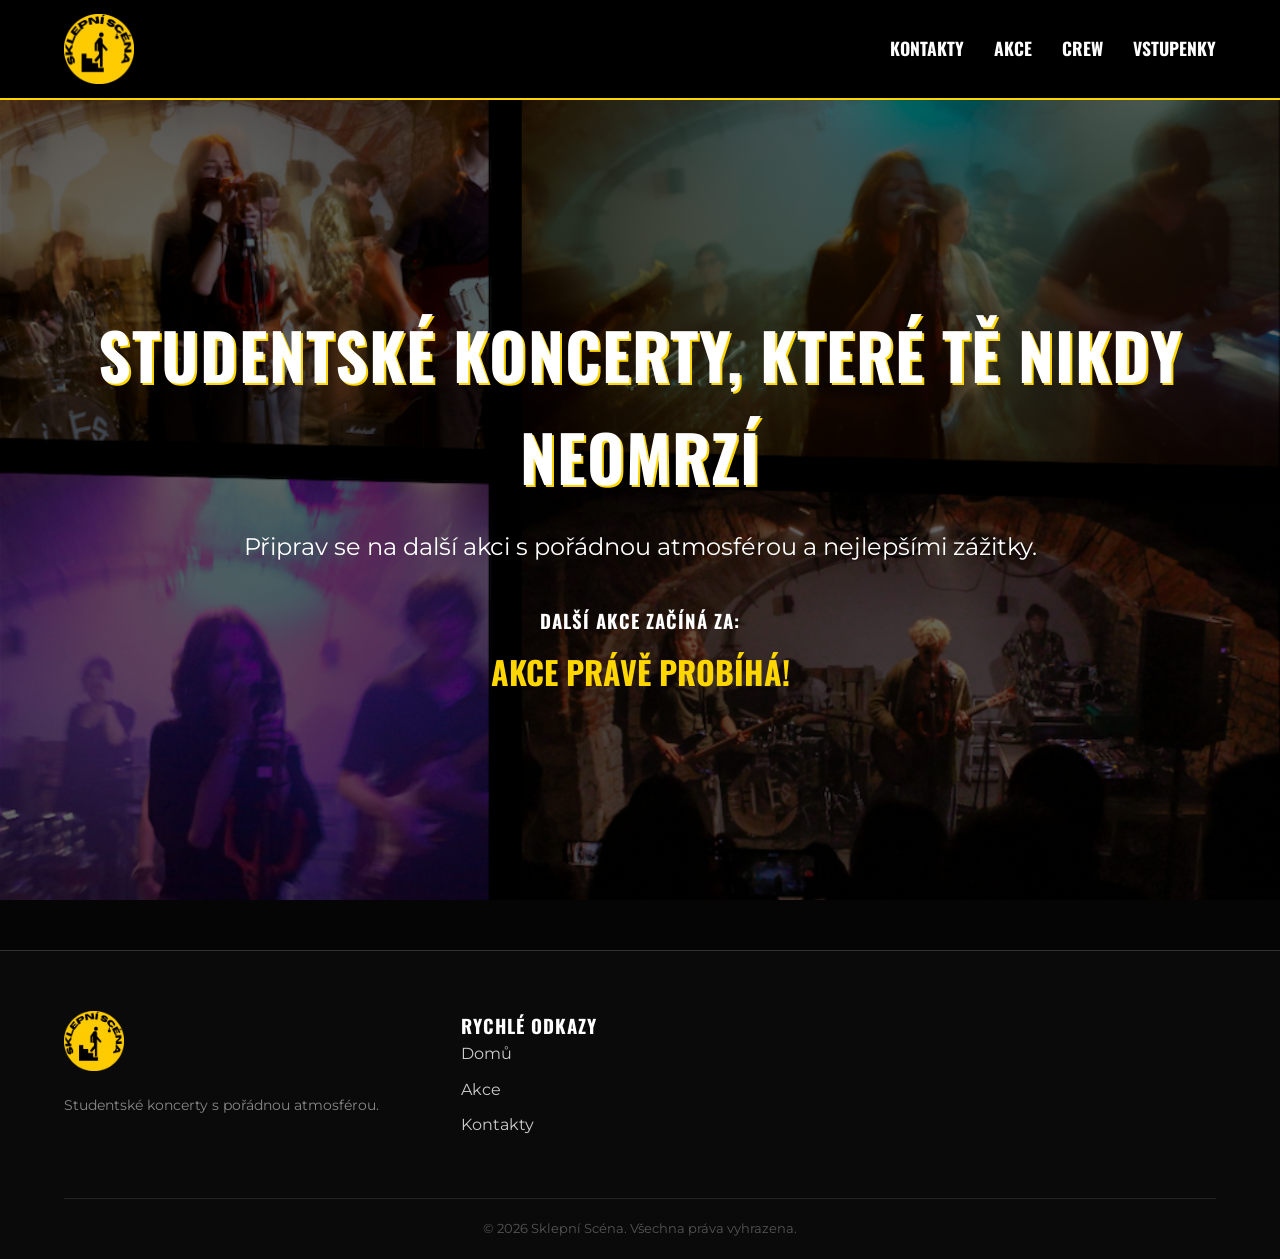
<file: INDEX.html>
<!DOCTYPE html>
<html lang="cs">
<head>
    <meta charset="UTF-8">
    <meta name="viewport" content="width=device-width, initial-scale=1.0">
    <title>Sklepní Scéna - Hlavní stránka</title>
    <link rel="stylesheet" href="css/style.css">
</head>
<body class="home-page">

<nav>
    <div class="logo">
        <a href="index.html">
            <img src="images/logo.png" alt="Logo Sklepní scéna">
        </a>
    </div>

    <ul id="navLinks">
        <li><a href="html/KONTAKTY.html">KONTAKTY</a></li>
        <li><a href="html/AKCE.html">AKCE</a></li>
        <li><a href="html/CREW.html">CREW</a></li>
        <li><a href="html/VSTUPENKY.html">VSTUPENKY</a></li>
    </ul>

    <div class="menu-icon" id="menuIcon">
        <div class="bar"></div>
        <div class="bar"></div>
        <div class="bar"></div>
    </div>
</nav>

<section class="hero">
    <h1>Studentské koncerty, které tě nikdy neomrzí</h1>
    <p>Připrav se na další akci s pořádnou atmosférou a nejlepšími zážitky.</p>

    <h3 style="color: white; margin-bottom: 10px;">DALŠÍ AKCE ZAČÍNÁ ZA:</h3>
    
    <div id="countdown" style="display: flex; gap: 10px; justify-content: center;">
        <div class="time-box">
            <span class="time-number">00</span>
            <span class="time-label">Dní</span>
        </div>
        <div class="time-box">
            <span class="time-number">00</span>
            <span class="time-label">Hod</span>
        </div>
        <div class="time-box">
            <span class="time-number">00</span>
            <span class="time-label">Min</span>
        </div>
        <div class="time-box">
            <span class="time-number">00</span>
            <span class="time-label">Sec</span>
        </div>
    </div>
    <div id="countdown-message" style="display: none; font-size: 2rem; color: #FFD700; font-weight: bold;">
        AKCE PRÁVĚ PROBÍHÁ!
    </div>
</section>

<footer>
    <div class="footer-content">
        <div class="footer-logo">
            <img src="images/logo.png" alt="Logo">
            <p>Studentské koncerty s pořádnou atmosférou.</p>
        </div>

        <div class="footer-links">
            <h3>RYCHLÉ ODKAZY</h3>
            <ul>
                <li><a href="index.html">Domů</a></li>
                <li><a href="html/AKCE.html">Akce</a></li>
                <li><a href="html/KONTAKTY.html">Kontakty</a></li>
            </ul>
        </div>
    </div>
    
    <div class="footer-bottom">
        <p>&copy; 2026 Sklepní Scéna. Všechna práva vyhrazena.</p>
    </div>
</footer>

<script>
    const datumAkce = new Date(2026, 5, 20, 18, 0, 0).getTime(); 

    const odpocet = setInterval(function() {
        const nyni = new Date().getTime();
        const rozdil = datumAkce - nyni;

        if (rozdil < 0) {
            clearInterval(odpocet);
            document.getElementById("countdown").style.display = "none";
            document.getElementById("countdown-message").style.display = "block";
            return;
        }

        const dny = Math.floor(rozdil / (1000 * 60 * 60 * 24));
        const hodiny = Math.floor((rozdil % (1000 * 60 * 60 * 24)) / (1000 * 60 * 60));
        const minuty = Math.floor((rozdil % (1000 * 60 * 60)) / (1000 * 60));
        const sekundy = Math.floor((rozdil % (1000 * 60)) / 1000);

        const cisla = document.getElementsByClassName('time-number');
        if (cisla.length >= 4) {
            cisla[0].innerText = dny < 10 ? "0" + dny : dny;
            cisla[1].innerText = hodiny < 10 ? "0" + hodiny : hodiny;
            cisla[2].innerText = minuty < 10 ? "0" + minuty : minuty;
            cisla[3].innerText = sekundy < 10 ? "0" + sekundy : sekundy;
        }
    }, 1000);

    const menuIcon = document.getElementById('menuIcon');
    const navLinks = document.getElementById('navLinks');
    if (menuIcon && navLinks) {
        menuIcon.onclick = () => {
            navLinks.classList.toggle('active');
            menuIcon.classList.toggle('toggle');
        };
    }
</script>

</body>
</html>
</file>
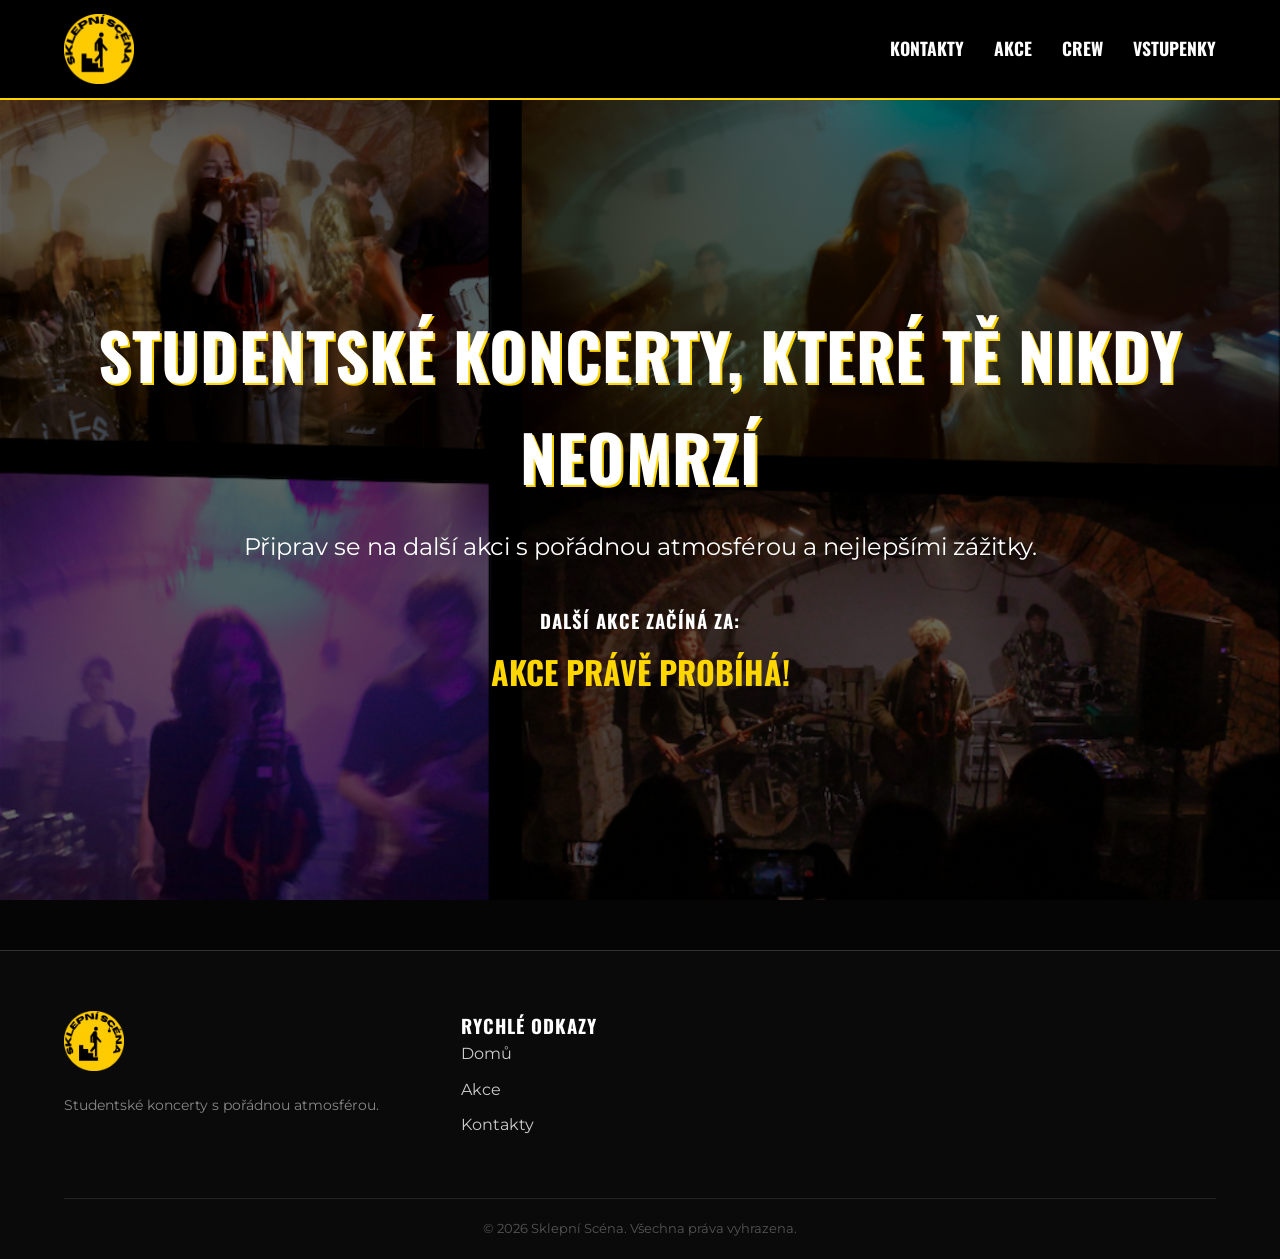
<file: index.html>
<!DOCTYPE html>
<html lang="cs">
<head>
    <meta charset="UTF-8">
    <meta name="viewport" content="width=device-width, initial-scale=1.0">
    <title>Sklepní Scéna - Hlavní stránka</title>
    <link rel="stylesheet" href="css/style.css">
</head>
<body class="home-page">

<nav>
    <div class="logo">
        <a href="index.html">
            <img src="images/logo.png" alt="Logo Sklepní scéna">
        </a>
    </div>

    <ul id="navLinks">
        <li><a href="html/KONTAKTY.html">KONTAKTY</a></li>
        <li><a href="html/AKCE.html">AKCE</a></li>
        <li><a href="html/CREW.html">CREW</a></li>
        <li><a href="html/VSTUPENKY.html">VSTUPENKY</a></li>
    </ul>

    <div class="menu-icon" id="menuIcon">
        <div class="bar"></div>
        <div class="bar"></div>
        <div class="bar"></div>
    </div>
</nav>

<section class="hero">
    <h1>Studentské koncerty, které tě nikdy neomrzí</h1>
    <p>Připrav se na další akci s pořádnou atmosférou a nejlepšími zážitky.</p>

    <h3 style="color: white; margin-bottom: 10px;">DALŠÍ AKCE ZAČÍNÁ ZA:</h3>
    
    <div id="countdown" style="display: flex; gap: 10px; justify-content: center;">
        <div class="time-box">
            <span class="time-number">00</span>
            <span class="time-label">Dní</span>
        </div>
        <div class="time-box">
            <span class="time-number">00</span>
            <span class="time-label">Hod</span>
        </div>
        <div class="time-box">
            <span class="time-number">00</span>
            <span class="time-label">Min</span>
        </div>
        <div class="time-box">
            <span class="time-number">00</span>
            <span class="time-label">Sec</span>
        </div>
    </div>
    <div id="countdown-message" style="display: none; font-size: 2rem; color: #FFD700; font-weight: bold;">
        AKCE PRÁVĚ PROBÍHÁ!
    </div>
</section>

<footer>
    <div class="footer-content">
        <div class="footer-logo">
            <img src="images/logo.png" alt="Logo">
            <p>Studentské koncerty s pořádnou atmosférou.</p>
        </div>

        <div class="footer-links">
            <h3>RYCHLÉ ODKAZY</h3>
            <ul>
                <li><a href="index.html">Domů</a></li>
                <li><a href="html/AKCE.html">Akce</a></li>
                <li><a href="html/KONTAKTY.html">Kontakty</a></li>
            </ul>
        </div>
    </div>
    
    <div class="footer-bottom">
        <p>&copy; 2026 Sklepní Scéna. Všechna práva vyhrazena.</p>
    </div>
</footer>

<script>
    const datumAkce = new Date(2026, 10, 21, 18, 0, 0).getTime(); 

    const odpocet = setInterval(function() {
        const nyni = new Date().getTime();
        const rozdil = datumAkce - nyni;

        if (rozdil < 0) {
            clearInterval(odpocet);
            document.getElementById("countdown").style.display = "none";
            document.getElementById("countdown-message").style.display = "block";
            return;
        }

        const dny = Math.floor(rozdil / (1000 * 60 * 60 * 24));
        const hodiny = Math.floor((rozdil % (1000 * 60 * 60 * 24)) / (1000 * 60 * 60));
        const minuty = Math.floor((rozdil % (1000 * 60 * 60)) / (1000 * 60));
        const sekundy = Math.floor((rozdil % (1000 * 60)) / 1000);

        const cisla = document.getElementsByClassName('time-number');
        if (cisla.length >= 4) {
            cisla[0].innerText = dny < 10 ? "0" + dny : dny;
            cisla[1].innerText = hodiny < 10 ? "0" + hodiny : hodiny;
            cisla[2].innerText = minuty < 10 ? "0" + minuty : minuty;
            cisla[3].innerText = sekundy < 10 ? "0" + sekundy : sekundy;
        }
    }, 1000);

    const menuIcon = document.getElementById('menuIcon');
    const navLinks = document.getElementById('navLinks');
    if (menuIcon && navLinks) {
        menuIcon.onclick = () => {
            navLinks.classList.toggle('active');
            menuIcon.classList.toggle('toggle');
        };
    }
</script>

</body>
</html>
</file>
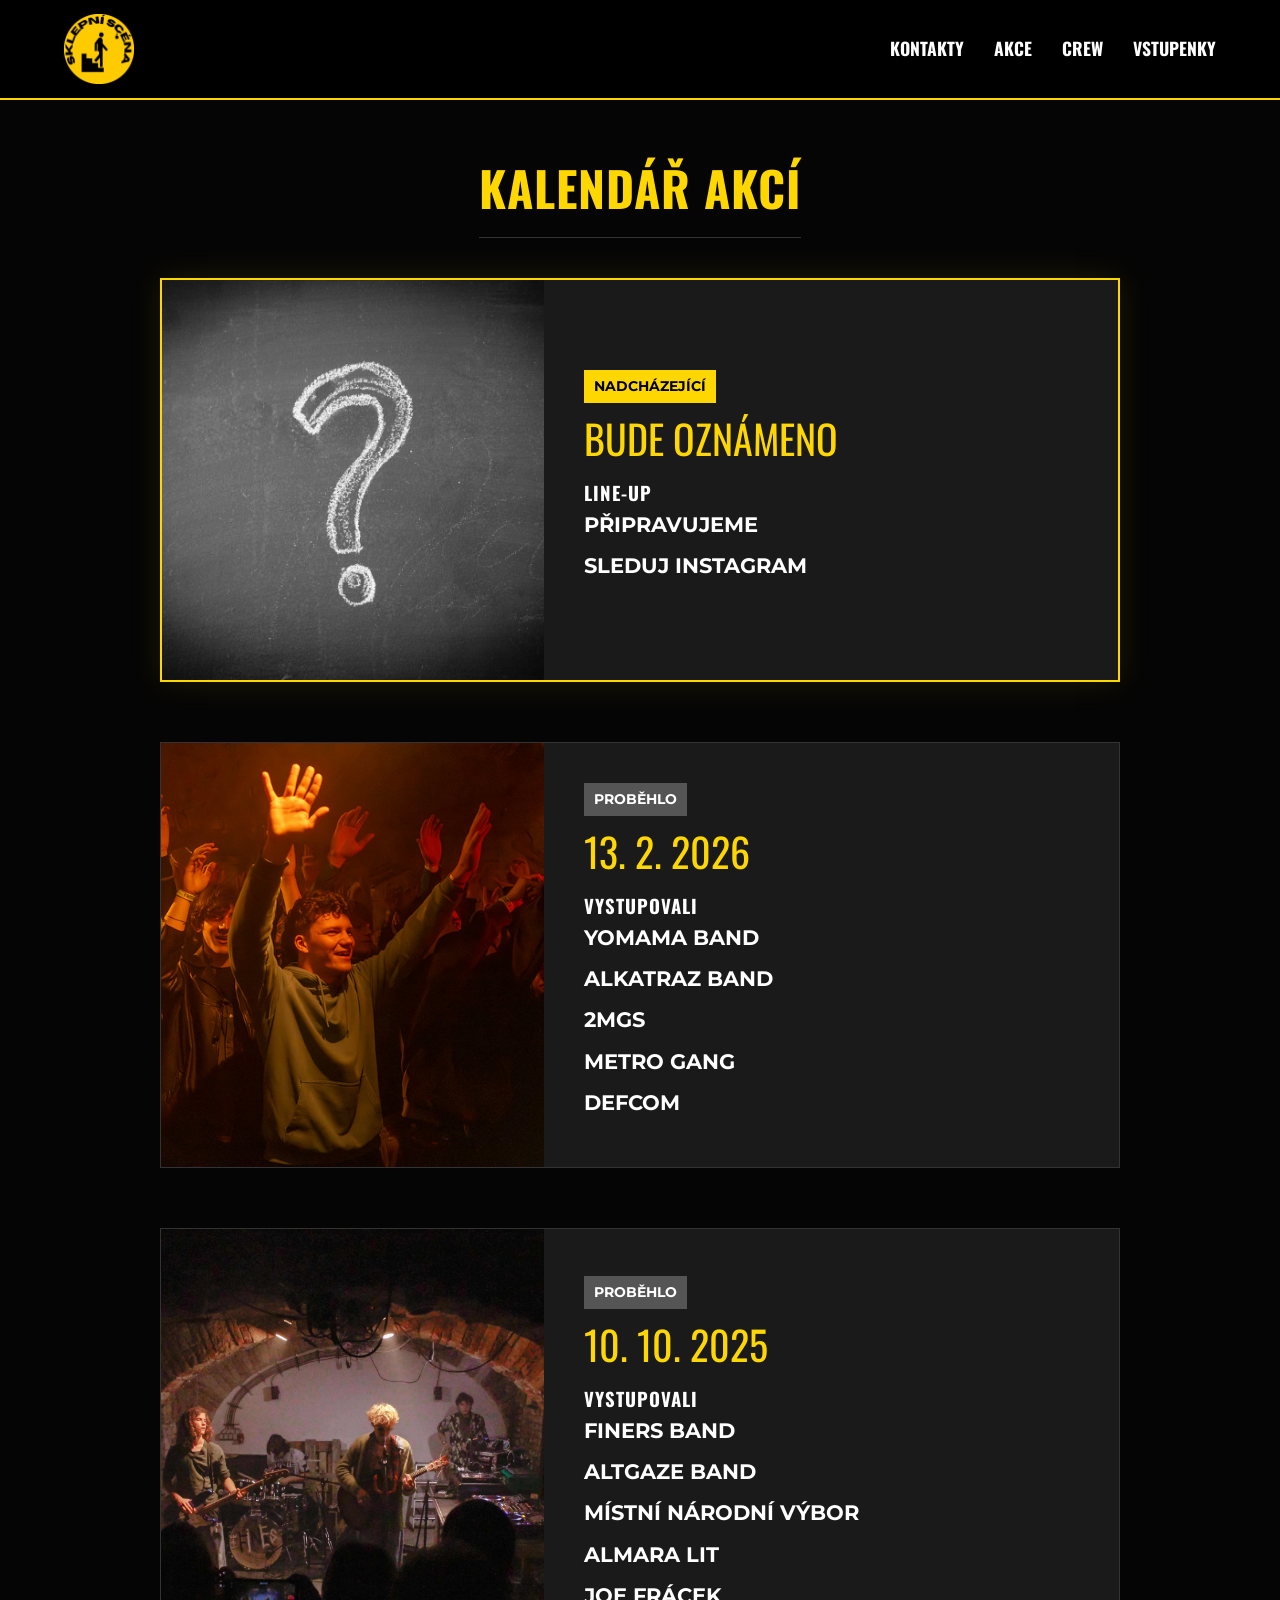
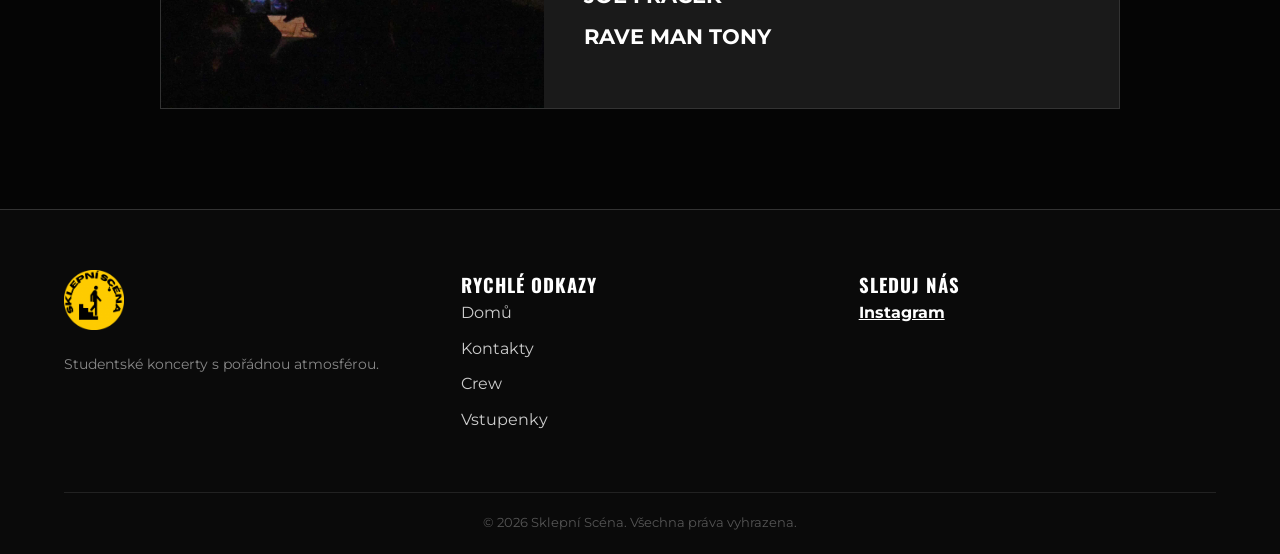
<file: html/AKCE.html>
<!DOCTYPE html>
<html lang="cs">
<head>
    <meta charset="UTF-8">
    <meta name="viewport" content="width=device-width, initial-scale=1.0">
    <title>AKCE - Sklepní Scéna</title>
    <link rel="stylesheet" href="../css/style.css">
</head>
<body>

<nav>
    <div class="logo">
        <a href="../index.html">
            <img src="../images/logo.png" alt="Logo">
        </a>
    </div>

    <ul id="navLinks">
        <li><a href="KONTAKTY.html">KONTAKTY</a></li>
        <li><a href="AKCE.html">AKCE</a></li>
        <li><a href="CREW.html">CREW</a></li>
        <li><a href="VSTUPENKY.html">VSTUPENKY</a></li>
    </ul>

    <div class="menu-icon" id="menuIcon">
        <div class="bar"></div>
        <div class="bar"></div>
        <div class="bar"></div>
    </div>
</nav>

<section class="akce">
    <h1>KALENDÁŘ AKCÍ</h1>

    <div class="events-container">

        <div class="event-card upcoming">
            <div class="event-image-placeholder">
                <img src="../images/otaznik.jpg" alt="Plakát nové akce" style="width: 100%; height: 100%; object-fit: cover; display: block;">
            </div>

            <div class="event-info">
                <div class="event-status">NADCHÁZEJÍCÍ</div>
                <div class="event-date">BUDE OZNÁMENO</div>

                <div class="lineup">
                    <h3>LINE-UP</h3>
                    <ul>
                        <li>PŘIPRAVUJEME</li>
                        <li>SLEDUJ INSTAGRAM</li>
                    </ul>
                </div>
            </div>
        </div>

        <div class="event-card">
            <div class="event-image-placeholder">
                <img src="../images/13.2..jpg" alt="Plakát akce" style="width: 100%; height: 100%; object-fit: cover; display: block;">
            </div>

            <div class="event-info">
                <div class="event-status" style="background-color: #555; color: white;">PROBĚHLO</div>
                <div class="event-date">13. 2. 2026</div>

                <div class="lineup">
                    <h3>VYSTUPOVALI</h3>
                    <ul>
                        <li>YOMAMA BAND</li>
                        <li>ALKATRAZ BAND</li>
                        <li>2MGS</li>
                        <li>METRO GANG</li>
                        <li>DEFCOM</li>
                    </ul>
                </div>
            </div>
        </div>

        <div class="event-card">
            <div class="event-image-placeholder">
                <img src="../images/sklep10.10.jpg" alt="Fotka z akce" style="width: 100%; height: 100%; object-fit: cover; display: block;">
            </div>

            <div class="event-info">
                <div class="event-status" style="background-color: #555; color: white;">PROBĚHLO</div>
                <div class="event-date">10. 10. 2025</div>

                <div class="lineup">
                    <h3>VYSTUPOVALI</h3>
                    <ul>
                        <li>FINERS BAND</li>
                        <li>ALTGAZE BAND</li>
                        <li>MÍSTNÍ NÁRODNÍ VÝBOR</li>
                        <li>ALMARA LIT</li>
                        <li>JOE FRÁCEK</li>
                        <li>RAVE MAN TONY</li>
                    </ul>
                </div>
            </div>
        </div>

    </div>
</section>

<footer>
    <div class="footer-content">
        <div class="footer-logo">
            <img src="../images/logo.png" alt="Logo">
            <p>Studentské koncerty s pořádnou atmosférou.</p>
        </div>

        <div class="footer-links">
            <h3>RYCHLÉ ODKAZY</h3>
            <ul>
                <li><a href="../index.html">Domů</a></li>
                <li><a href="KONTAKTY.html">Kontakty</a></li>
                <li><a href="CREW.html">Crew</a></li>
                <li><a href="VSTUPENK.html">Vstupenky</a></li>

            </ul>
        </div>

        <div class="footer-socials">
            <h3>SLEDUJ NÁS</h3>
            <div class="social-icons">
                <a href="https://instagram.com/sklepni_scena_" target="_blank">Instagram</a>
            </div>
        </div>
    </div>
    
    <div class="footer-bottom">
        <p>&copy; 2026 Sklepní Scéna. Všechna práva vyhrazena.</p>
    </div>
</footer>

<script>
    const menuIcon = document.getElementById('menuIcon');
    const navLinks = document.getElementById('navLinks');

    // Toggle menu
    menuIcon.addEventListener('click', () => {
        navLinks.classList.toggle('active');
        menuIcon.classList.toggle('toggle');
    });

    // Zavřít menu při kliknutí na odkaz
    document.querySelectorAll('#navLinks a').forEach(link => {
        link.addEventListener('click', () => {
            navLinks.classList.remove('active');
            menuIcon.classList.remove('toggle');
        });
    });
</script>

</body>
</html>
</file>
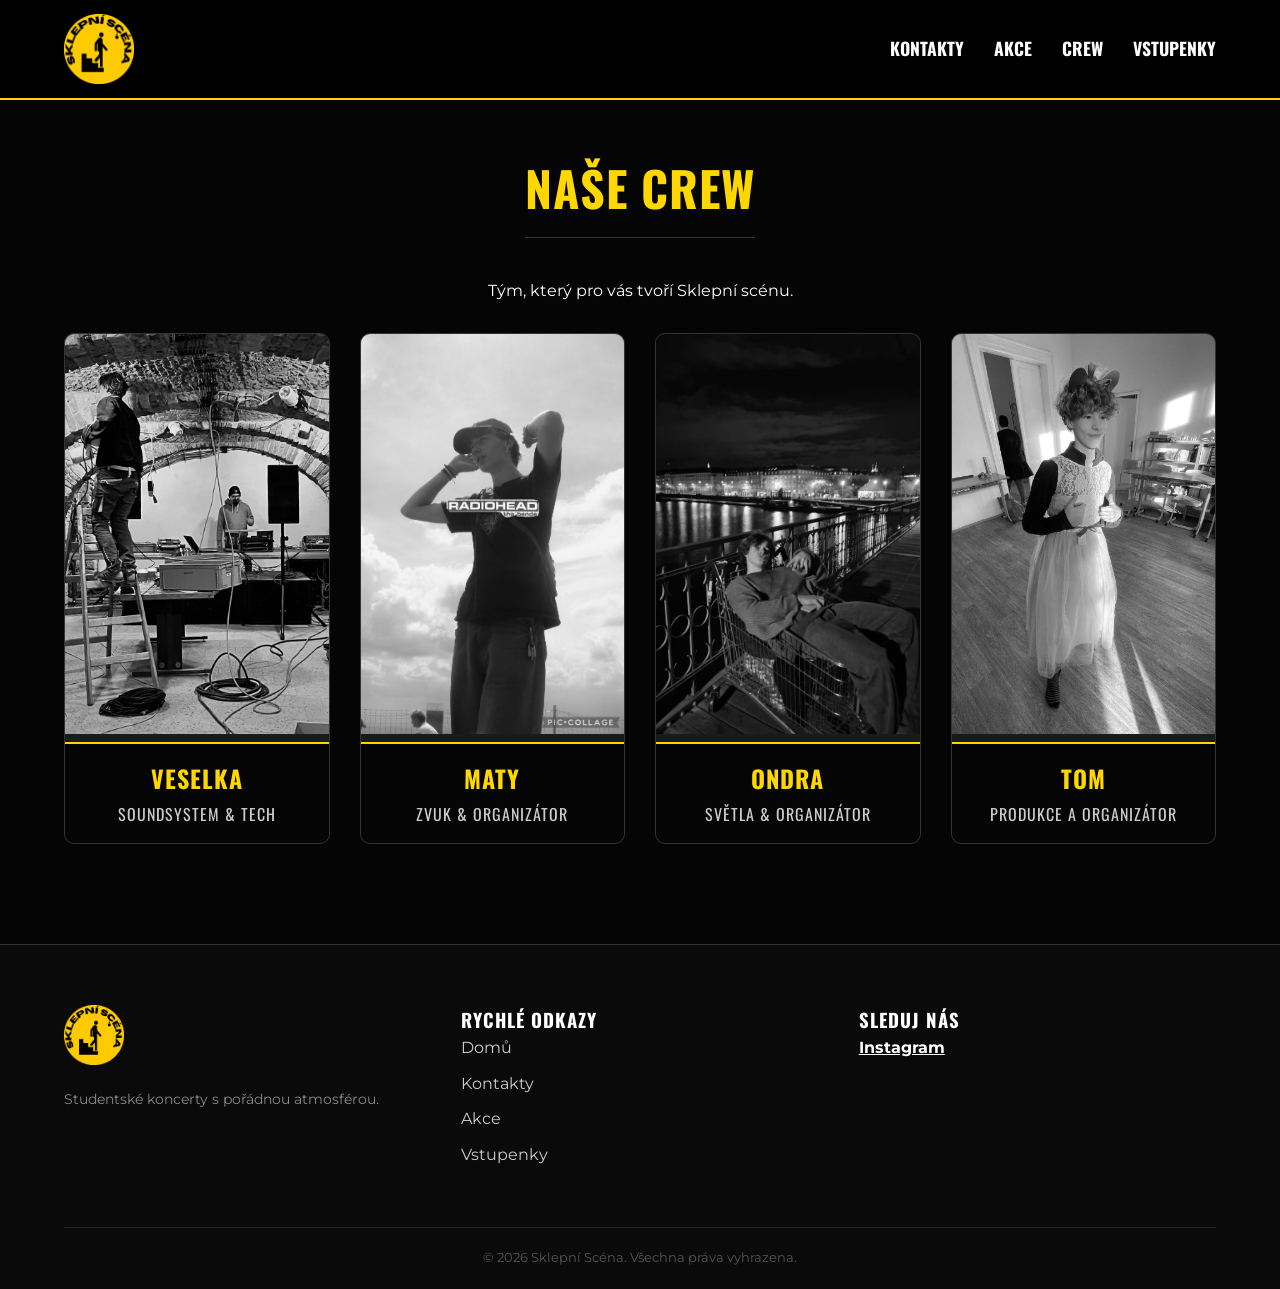
<file: html/CREW.html>
<!DOCTYPE html>
<html lang="cs">
<head>
    <meta charset="UTF-8">
    <meta name="viewport" content="width=device-width, initial-scale=1.0">
    <title>CREW - Sklepní Scéna</title>
    <link rel="stylesheet" href="../css/style.css">
</head>
<body>

<nav>
    <div class="logo">
        <a href="../index.html">
            <img src="../images/logo.png" alt="Logo">
        </a>
    </div>

    <ul id="navLinks">
        <li><a href="KONTAKTY.html">KONTAKTY</a></li>
        <li><a href="AKCE.html">AKCE</a></li>
        <li><a href="CREW.html">CREW</a></li>
        <li><a href="VSTUPENKY.html">VSTUPENKY</a></li>
    </ul>
    <div class="menu-icon" id="menuIcon">
        <div class="bar"></div>
        <div class="bar"></div>
        <div class="bar"></div>
    </div>
</nav>

<section class="crew">
    <h1>NAŠE CREW</h1>
    <p style="margin-bottom: 30px;">Tým, který pro vás tvoří Sklepní scénu.</p>

    <div class="crewGallery">
        <div class="crop">
            <img src="../images/498636713_24251716081096563_7170542626999908625_n.jpg" alt="Veselka">
            <div class="crewNames">
                <h2>Veselka</h2>
                <h3>SoundSystem & Tech</h3>
            </div>
        </div>

        <div class="crop">
            <img src="../images/IMG_8906.JPG" alt="Maty">
            <div class="crewNames">
                <h2>Maty</h2>
                <h3>Zvuk & organizátor </h3>
            </div>
        </div>

        <div class="crop">
            <img src="../images/onasekmanasek.jpg" alt="Ondra">
            <div class="crewNames">
                <h2>Ondra</h2>
                <h3>Světla & organizátor </h3>
            </div>
        </div>

        <div class="crop">
            <img src="../images/tominkabobinka.jpg" alt="Tom">
            <div class="crewNames">
                <h2>Tom</h2>
                <h3>Produkce a Organizátor</h3>
            </div>
        </div>
    </div>
</section>

<footer>
    <div class="footer-content">
        <div class="footer-logo">
            <img src="../images/logo.png" alt="Logo">
            <p>Studentské koncerty s pořádnou atmosférou.</p>
        </div>

        <div class="footer-links">
            <h3>RYCHLÉ ODKAZY</h3>
        <ul>
            <li><a href="index.html">Domů</a></li>
            <li><a href="KONTAKTY.html">Kontakty</a></li>
            <li><a href="AKCE.html">Akce</a></li>
            <li><a href="VSTUPENKY.html">Vstupenky</a></li>
        </ul>
        </div>

        <div class="footer-socials">
            <h3>SLEDUJ NÁS</h3>
            <div class="social-icons">
                <a href="https://instagram.com/sklepni_scena_" target="_blank">Instagram</a>
            </div>
        </div>
    </div>
    
    <div class="footer-bottom">
        <p>&copy; 2026 Sklepní Scéna. Všechna práva vyhrazena.</p>
    </div>
</footer>

<script>
    const menuIcon = document.getElementById('menuIcon');
    const navLinks = document.getElementById('navLinks');

    // Toggle menu (otevřít/zavřít)
    menuIcon.addEventListener('click', () => {
        navLinks.classList.toggle('active');
        menuIcon.classList.toggle('toggle');
    });

    // Zavřít menu, když klikneš na odkaz (aby nezaclánělo při přechodu)
    document.querySelectorAll('#navLinks a').forEach(link => {
        link.addEventListener('click', () => {
            navLinks.classList.remove('active');
            menuIcon.classList.remove('toggle');
        });
    });
</script>

</body>
</html>
</file>
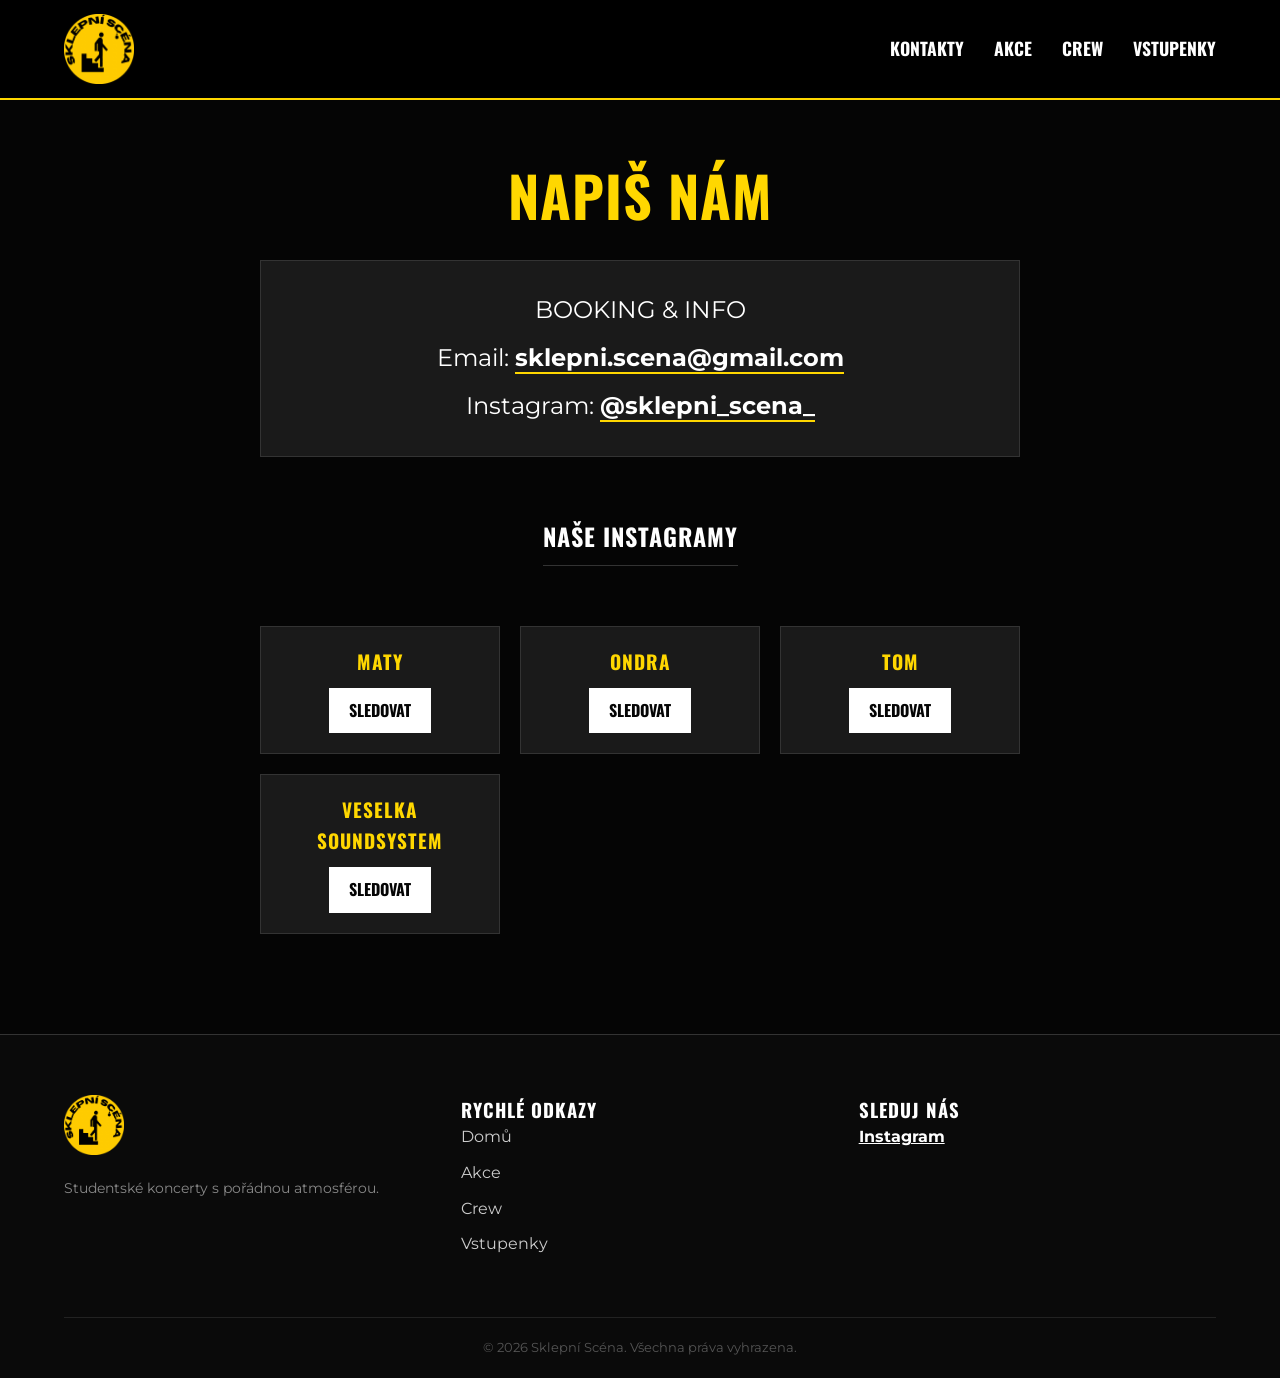
<file: html/KONTAKTY.html>
<!DOCTYPE html>
<html lang="cs">
<head>
    <meta charset="UTF-8">
    <meta name="viewport" content="width=device-width, initial-scale=1.0">
    <title>KONTAKTY - Sklepní Scéna</title>
    <link rel="stylesheet" href="../css/style.css">
</head>
<body>

<nav>
    <div class="logo">
        <a href="../index.html">
            <img src="../images/logo.png" alt="Logo">
        </a>
    </div>

    <ul id="navLinks">
        <li><a href="KONTAKTY.html">KONTAKTY</a></li>
        <li><a href="AKCE.html">AKCE</a></li>
        <li><a href="CREW.html">CREW</a></li>
        <li><a href="VSTUPENKY.html">VSTUPENKY</a></li>
    </ul>

    <div class="menu-icon" id="menuIcon">
        <div class="bar"></div>
        <div class="bar"></div>
        <div class="bar"></div>
    </div>
</nav>

<section class="contacts">
    <h1>NAPIŠ NÁM</h1>

    <div class="main-info">
        <p>BOOKING & INFO</p>
        <p>Email: <a href="mailto:sklepni.scena@gmail.com">sklepni.scena@gmail.com</a></p>
        <p>Instagram: <a href="https://instagram.com/sklepni_scena_" target="_blank">@sklepni_scena_</a></p>
    </div>

    <h2 style="color: white; border-bottom: 1px solid #333; display: inline-block; padding-bottom: 10px; margin-bottom: 30px;">NAŠE INSTAGRAMY</h2>

    <div class="ig-grid">
        <div class="ig-card">
            <h3>MATY</h3>
            <a href="https://instagram.com/matyas_hornik" class="ig-btn" target="_blank">Sledovat</a>
        </div>

        <div class="ig-card">
            <h3>ONDRA</h3>
            <a href="https://instagram.com/ondra_rizecek" class="ig-btn" target="_blank">Sledovat</a>
        </div>

        <div class="ig-card">
            <h3>TOM</h3>
            <a href="https://instagram.com/hanzaltom" class="ig-btn" target="_blank">Sledovat</a>
        </div>

        <div class="ig-card">
            <h3>VESELKA SOUNDSYSTEM</h3>
            <a href="https://instagram.com/vesellka_soundsystem" class="ig-btn" target="_blank">Sledovat</a>
        </div>
    </div>
</section>

<footer>
    <div class="footer-content">
        <div class="footer-logo">
            <img src="../images/logo.png" alt="Logo">
            <p>Studentské koncerty s pořádnou atmosférou.</p>
        </div>

        <div class="footer-links">
            <h3>RYCHLÉ ODKAZY</h3>
            <ul>
                <li><a href="index.html">Domů</a></li>
                <li><a href="AKCE.html">Akce</a></li>
                <li><a href="CREW.html">Crew</a></li>
                <li><a href="VSTUPENKY.html">Vstupenky</a></li>
                
            </ul>
        </div>

        <div class="footer-socials">
            <h3>SLEDUJ NÁS</h3>
            <div class="social-icons">
                <a href="https://instagram.com/sklepni_scena_" target="_blank">Instagram</a>
            </div>
        </div>
    </div>
    
    <div class="footer-bottom">
        <p>&copy; 2026 Sklepní Scéna. Všechna práva vyhrazena.</p>
    </div>
</footer>

<script>
    const menuIcon = document.getElementById('menuIcon');
    const navLinks = document.getElementById('navLinks');

    // Toggle menu
    menuIcon.addEventListener('click', () => {
        navLinks.classList.toggle('active');
        menuIcon.classList.toggle('toggle');
    });

    // Zavřít menu po kliknutí na odkaz
    document.querySelectorAll('#navLinks a').forEach(link => {
        link.addEventListener('click', () => {
            navLinks.classList.remove('active');
            menuIcon.classList.remove('toggle');
        });
    });
</script>

</body>
</html>
</file>
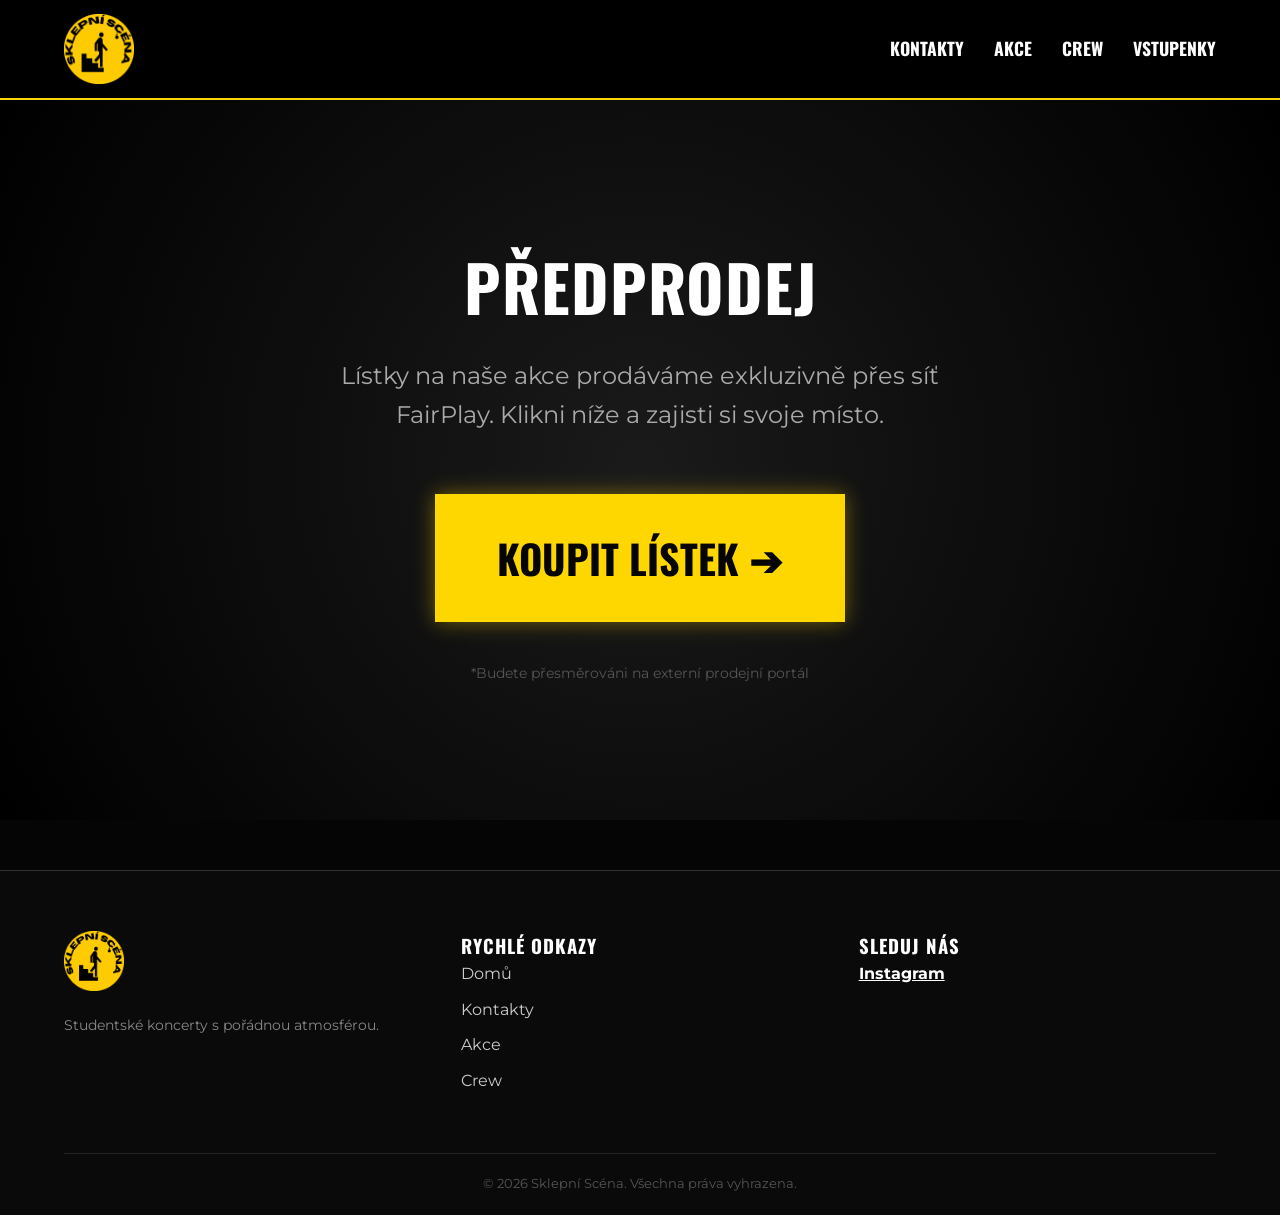
<file: html/VSTUPENKY.html>
<!DOCTYPE html>
<html lang="cs">
<head>
    <meta charset="UTF-8">
    <meta name="viewport" content="width=device-width, initial-scale=1.0">
    <title>VSTUPENKY - Sklepní Scéna</title>
    <link rel="stylesheet" href="../css/style.css">
</head>
<body>

<nav>
    <div class="logo">
        <a href="index.html">
            <img src="../images/logo.png" alt="Logo">
        </a>
    </div>

    <ul id="navLinks">
        <li><a href="KONTAKTY.html">KONTAKTY</a></li>
        <li><a href="AKCE.html">AKCE</a></li>
        <li><a href="CREW.html">CREW</a></li>
        <li><a href="VSTUPENKY.html">VSTUPENKY</a></li>
    </ul>

    <div class="menu-icon" id="menuIcon">
        <div class="bar"></div>
        <div class="bar"></div>
        <div class="bar"></div>
    </div>
</nav>

<section class="tickets-container">
    <h1>PŘEDPRODEJ</h1>
    <p>Lístky na naše akce prodáváme exkluzivně přes síť FairPlay. Klikni níže a zajisti si svoje místo.</p>

    <a href="https://www.fairplay.events/cs" target="_blank" class="buy-btn">
        KOUPIT LÍSTEK ➔
    </a>

    <div class="sub-info">
        *Budete přesměrováni na externí prodejní portál
    </div>
</section>

<footer>
    <div class="footer-content">
        <div class="footer-logo">
            <img src="../images/logo.png" alt="Logo">
            <p>Studentské koncerty s pořádnou atmosférou.</p>
        </div>

        <div class="footer-links">
            <h3>RYCHLÉ ODKAZY</h3>
            <ul>
                <li><a href="index.html">Domů</a></li>
                <li><a href="KONTAKTY.html">Kontakty</a></li>
                <li><a href="AKCE.html">Akce</a></li>
                <li><a href="CREW.html">Crew</a></li>
            </ul>
        </div>

        <div class="footer-socials">
            <h3>SLEDUJ NÁS</h3>
            <div class="social-icons">
                <a href="https://instagram.com/sklepni_scena_" target="_blank">Instagram</a>
            </div>
        </div>
    </div>
    
    <div class="footer-bottom">
        <p>&copy; 2026 Sklepní Scéna. Všechna práva vyhrazena.</p>
    </div>
</footer>

<script>
    const menuIcon = document.getElementById('menuIcon');
    const navLinks = document.getElementById('navLinks');

    menuIcon.addEventListener('click', () => {
        navLinks.classList.toggle('active');
        menuIcon.classList.toggle('toggle');
    });

    document.querySelectorAll('#navLinks a').forEach(link => {
        link.addEventListener('click', () => {
            navLinks.classList.remove('active');
            menuIcon.classList.remove('toggle');
        });
    });
</script>

</body>
</html>
</file>
<file: css/style.css>
@import url('https://fonts.googleapis.com/css2?family=Oswald:wght@400;700&family=Montserrat:wght@400;700&display=swap');

:root {
    --primary-yellow: #FFD700;
    --bg-black: #050505;
    --text-white: #ffffff;
    --gray-dark: #1a1a1a;
    --spacing: 20px;
}

* {
    box-sizing: border-box;
    margin: 0;
    padding: 0;
}

body {
    background-color: var(--bg-black);
    color: var(--text-white);
    font-family: 'Montserrat', sans-serif;
    line-height: 1.6;
    overflow-x: hidden;
    width: 100%;
}

body.home-page {
    height: 100vh;
    overflow: hidden;
}

h1, h2, h3 {
    font-family: 'Oswald', sans-serif; 
    text-transform: uppercase;
    letter-spacing: 1px;
}

/* --- NAVIGACE --- */
nav {
    display: flex;
    justify-content: space-between;
    align-items: center;
    padding: 10px 5%;
    background-color: rgba(0, 0, 0, 0.9);
    position: sticky;
    top: 0;
    z-index: 1000;
    border-bottom: 2px solid var(--primary-yellow);
    height: 100px;
}

.logo a img {
    height: 70px;
    width: auto;
    transition: transform 0.3s ease;
}

.logo a img:hover {
    transform: scale(1.1);
}

nav ul {
    list-style: none;
    display: flex;
    gap: 30px;
}

nav ul li a {
    color: var(--text-white);
    text-decoration: none;
    font-size: 1.2rem;
    font-weight: 700;
    font-family: 'Oswald', sans-serif;
    text-transform: uppercase;
    position: relative;
    transition: color 0.3s;
}

nav ul li a::after {
    content: '';
    position: absolute;
    width: 0;
    height: 3px;
    bottom: -5px;
    left: 0;
    background-color: var(--primary-yellow);
    transition: width 0.3s;
}

nav ul li a:hover {
    color: var(--primary-yellow);
}

nav ul li a:hover::after {
    width: 100%;
}

/* --- HERO SEKCE --- */
.hero {
    height: calc(100vh - 100px);
    background-image: linear-gradient(rgba(0,0,0,0.6), rgba(0,0,0,0.6)), url("../images/background.png");
    background-size: cover;
    background-position: center;
    background-attachment: fixed;
    display: flex;
    flex-direction: column;
    justify-content: center;
    align-items: center;
    text-align: center;
    padding: 20px;
}

.hero h1 {
    font-size: 4rem;
    margin-bottom: 20px;
    text-shadow: 2px 2px 0px var(--primary-yellow); 
}

.hero p {
    font-size: 1.5rem;
    max-width: 800px;
    margin-bottom: 40px;
}

.hero h2 {
    background-color: var(--primary-yellow);
    color: var(--bg-black);
    padding: 10px 20px;
    font-size: 2rem;
    transform: rotate(-2deg);
}

/* --- SEKCE CREW --- */
section.crew {
    padding: 50px 5%;
    text-align: center;
}

.crew h1 {
    font-size: 3rem;
    color: var(--primary-yellow);
    margin-bottom: 40px;
    border-bottom: 1px solid #333;
    display: inline-block;
    padding-bottom: 10px;
}

.crewGallery {
    display: grid;
    grid-template-columns: repeat(auto-fit, minmax(250px, 1fr));
    gap: 30px;
    justify-items: center;
}

.crop {
    background-color: var(--gray-dark);
    border-radius: 10px;
    overflow: hidden;
    width: 100%;
    max-width: 350px;
    transition: transform 0.3s ease, box-shadow 0.3s ease;
    border: 1px solid #333;
}

.crop:hover {
    transform: translateY(-10px);
    box-shadow: 0 10px 20px rgba(255, 215, 0, 0.2);
    border-color: var(--primary-yellow);
}

.crop img {
    width: 100%;
    height: 400px;
    object-fit: cover;
    filter: grayscale(100%);
    transition: filter 0.3s;
}

.crop:hover img {
    filter: grayscale(0%);
}

.crewNames {
    padding: 15px;
    background-color: var(--bg-black);
    border-top: 2px solid var(--primary-yellow);
}

.crewNames h2 {
    color: var(--primary-yellow);
    font-size: 1.5rem;
    margin-bottom: 5px;
}

.crewNames h3 {
    color: #ccc;
    font-size: 1rem;
    font-weight: 400;
}

/* --- SEKCE KONTAKTY --- */
.contacts {
    padding: 50px 20px;
    max-width: 800px;
    margin: 0 auto;
    text-align: center;
}

.contacts h1 {
    font-size: 3.5rem;
    color: var(--primary-yellow);
    margin-bottom: 20px;
}

.main-info {
    font-size: 1.5rem;
    margin-bottom: 60px;
    padding: 20px;
    border: 1px solid #333;
    background-color: var(--gray-dark);
}

.main-info p {
    margin: 10px 0;
}

.main-info a {
    color: var(--text-white);
    text-decoration: none;
    font-weight: 700;
    border-bottom: 2px solid var(--primary-yellow);
    transition: color 0.3s, background-color 0.3s;
}

.main-info a:hover {
    background-color: var(--primary-yellow);
    color: var(--bg-black);
}

.ig-grid {
    display: grid;
    grid-template-columns: repeat(auto-fit, minmax(200px, 1fr));
    gap: 20px;
    margin-top: 30px;
}

.ig-card {
    background-color: var(--gray-dark);
    border: 1px solid #333;
    padding: 20px;
    transition: transform 0.3s, border-color 0.3s;
}

.ig-card:hover {
    transform: translateY(-5px);
    border-color: var(--primary-yellow);
}

.ig-card h3 {
    color: var(--primary-yellow);
    font-size: 1.2rem;
    margin-bottom: 10px;
}

.ig-btn {
    display: inline-block;
    padding: 10px 20px;
    color: var(--bg-black);
    background-color: var(--text-white);
    text-decoration: none;
    font-weight: bold;
    font-family: 'Oswald', sans-serif;
    text-transform: uppercase;
    transition: background-color 0.3s;
}

.ig-btn:hover {
    background-color: var(--primary-yellow);
}

/* --- SEKCE AKCE --- */
section.akce {
    padding: 50px 5%;
    text-align: center;
}

.akce h1 {
    font-size: 3rem;
    color: var(--primary-yellow);
    margin-bottom: 40px;
    border-bottom: 1px solid #333;
    display: inline-block;
    padding-bottom: 10px;
}

.events-container {
    max-width: 1000px;
    margin: 0 auto;
    padding: 0 20px;
    display: flex;
    flex-direction: column;
    gap: 60px;
}

.event-card {
    background-color: var(--gray-dark);
    border: 1px solid #333;
    display: grid;
    grid-template-columns: 1fr 1.5fr; 
    overflow: hidden;
    text-align: left;
}

.event-card.upcoming {
    border: 2px solid var(--primary-yellow);
    box-shadow: 0 0 30px rgba(255, 215, 0, 0.1);
}

.event-image-placeholder {
    background-color: #000;
    display: flex;
    justify-content: center;
    align-items: center;
    min-height: 400px;
    position: relative;
}

.event-image-placeholder img {
    width: 100%;
    height: 100%;
    object-fit: cover;
    display: block;
}

.event-info {
    padding: 40px;
    display: flex;
    flex-direction: column;
    justify-content: center;
}

.event-date {
    color: var(--primary-yellow);
    font-family: 'Oswald', sans-serif;
    font-size: 2.5rem;
    margin-bottom: 20px;
    line-height: 1;
}

.event-status {
    display: inline-block;
    background-color: var(--primary-yellow);
    color: black;
    padding: 5px 10px;
    font-weight: bold;
    font-size: 0.9rem;
    margin-bottom: 15px;
    width: fit-content;
    text-transform: uppercase;
}

.lineup li {
    font-size: 1.3rem;
    font-weight: 700;
    margin-bottom: 8px;
    color: white;
    list-style: none;
}

@media (max-width: 768px) {
    .event-card {
        grid-template-columns: 1fr; 
    }

    .event-image-placeholder {
        min-height: 300px; 
        border-right: none;
        border-bottom: 1px solid #333;
    }

    .event-info {
        padding: 30px 20px; 
    }

    .event-date {
        font-size: 2rem; 
    }

    .akce h1 {
        font-size: 2rem;
    }

    .lineup li {
        font-size: 1.1rem;
    }
}
/* --- SEKCE VSTUPENKY --- */
.tickets-container {
    height: 80vh;
    display: flex;
    flex-direction: column;
    justify-content: center;
    align-items: center;
    text-align: center;
    padding: 20px;
    background: radial-gradient(circle at center, #1a1a1a 0%, #000000 100%);
}

.tickets-container h1 {
    font-size: 4rem;
    color: var(--text-white);
    margin-bottom: 20px;
}

.tickets-container p {
    font-size: 1.5rem;
    color: #aaa;
    max-width: 600px;
    margin-bottom: 60px;
}

.buy-btn {
    display: inline-block;
    background-color: var(--primary-yellow);
    color: var(--bg-black);
    font-family: 'Oswald', sans-serif;
    font-size: 2.5rem;
    font-weight: 700;
    padding: 30px 60px;
    text-decoration: none;
    text-transform: uppercase;
    border: 2px solid var(--primary-yellow);
    box-shadow: 0 0 20px rgba(255, 215, 0, 0.4);
    transition: all 0.3s ease;
    animation: pulse 2s infinite;
}

.buy-btn:hover {
    background-color: transparent;
    color: var(--primary-yellow);
    box-shadow: 0 0 50px rgba(255, 215, 0, 0.8);
    transform: scale(1.05);
}

.sub-info {
    margin-top: 40px;
    font-size: 0.9rem;
    color: #555;
}

@keyframes pulse {
    0% { box-shadow: 0 0 0 0 rgba(255, 215, 0, 0.4); }
    70% { box-shadow: 0 0 0 20px rgba(255, 215, 0, 0); }
    100% { box-shadow: 0 0 0 0 rgba(255, 215, 0, 0); }
}

/* --- ODPOČET (COUNTDOWN) --- */
#countdown {
    display: flex;
    justify-content: center;
    gap: 15px;
    margin-top: 30px;
    flex-wrap: wrap;
}

.time-box {
    background-color: var(--primary-yellow);
    color: var(--bg-black);
    padding: 15px;
    min-width: 100px;
    text-align: center;
    border: 2px solid var(--primary-yellow);
    box-shadow: 0 0 15px rgba(255, 215, 0, 0.2);
    transform: skew(-10deg);
}

.time-box span {
    display: block;
    transform: skew(10deg);
}

.time-number {
    font-family: 'Oswald', sans-serif;
    font-size: 2.5rem;
    font-weight: 700;
    line-height: 1;
}

.time-label {
    font-family: 'Montserrat', sans-serif;
    font-size: 0.8rem;
    font-weight: 700;
    text-transform: uppercase;
    margin-top: 5px;
}

#countdown-message {
    font-size: 2.5rem;
    color: var(--primary-yellow);
    font-family: 'Oswald', sans-serif;
    animation: blink 1s infinite;
}

@keyframes blink {
    50% { opacity: 0; }
}

/* --- KOMPLETNÍ NAVIGACE --- */
nav {
    display: flex;
    justify-content: space-between;
    align-items: center;
    padding: 0 5%;
    background-color: rgba(0, 0, 0, 0.95);
    position: sticky;
    top: 0;
    z-index: 9999;
    border-bottom: 2px solid #FFD700;
    height: 100px;
    width: 100%;
    box-sizing: border-box;
}

.logo a {
    display: flex;
    align-items: center;
}

.logo img {
    height: 70px;
    width: auto;
}

/* Desktop Menu */
nav ul {
    display: flex;
    list-style: none;
    gap: 30px;
    margin: 0;
    padding: 0;
}

nav ul li a {
    color: #fff;
    text-decoration: none;
    font-family: 'Oswald', sans-serif;
    font-weight: bold;
    text-transform: uppercase;
    font-size: 1.1rem;
    transition: color 0.3s;
}

nav ul li a:hover {
    color: #FFD700;
}

/* Hamburger Ikona */
.menu-icon {
    display: none;
    flex-direction: column;
    gap: 6px;
    cursor: pointer;
    z-index: 10001;
    padding: 10px;
}

.menu-icon .bar {
    width: 30px;
    height: 3px;
    background-color: #FFD700;
    transition: 0.3s;
}

/* --- MOBILNÍ VERZE --- */
@media (max-width: 768px) {
    .menu-icon {
        display: flex;
        position: absolute;
        right: 5%;
    }

    nav ul {
        position: fixed;
        top: 0;
        right: -100%;
        width: 80%; 
        height: 100vh;
        background-color: #050505;
        flex-direction: column;
        justify-content: center;
        align-items: center;
        transition: 0.4s cubic-bezier(0.4, 0, 0.2, 1);
        z-index: 10000;
        box-shadow: -5px 0 15px rgba(0,0,0,0.5);
    }

    nav ul.active {
        right: 0; 
    }

    /* Animace křížku */
    .menu-icon.toggle .bar:nth-child(1) { transform: rotate(-45deg) translate(-7px, 6px); }
    .menu-icon.toggle .bar:nth-child(2) { opacity: 0; }
    .menu-icon.toggle .bar:nth-child(3) { transform: rotate(45deg) translate(-7px, -7px); }
}

/* --- FOOTER --- */
footer {
    background-color: #0a0a0a;
    color: white;
    padding: 60px 5% 20px;
    border-top: 1px solid #333;
    margin-top: 50px;
}

.footer-content {
    display: grid;
    grid-template-columns: repeat(3, 1fr);
    gap: 40px;
    max-width: 1200px;
    margin: 0 auto;
}

.footer-logo img {
    height: 60px;
    margin-bottom: 15px;
}

.footer-logo p {
    color: #888;
    font-size: 0.9rem;
}

.footer-links h4, .footer-socials h4 {
    color: var(--primary-yellow);
    margin-bottom: 20px;
    font-family: 'Oswald', sans-serif;
}

.footer-links ul {
    list-style: none;
    padding: 0;
}

.footer-links li {
    margin-bottom: 10px;
}

.footer-links a {
    color: #ccc;
    text-decoration: none;
    transition: color 0.3s;
}

.footer-links a:hover {
    color: var(--primary-yellow);
}

.social-icons a {
    color: white;
    text-decoration: underline;
    font-weight: bold;
}

.footer-bottom {
    text-align: center;
    margin-top: 50px;
    padding-top: 20px;
    border-top: 1px solid #222;
    color: #555;
    font-size: 0.8rem;
}

/* RESPONZIVITA PRO FOOTER */
@media (max-width: 768px) {
    .footer-content {
        grid-template-columns: 1fr; /* Na mobilu pod sebe */
        text-align: center;
    }
    
    .footer-logo, .footer-links, .footer-socials {
        margin-bottom: 20px;
    }
}
</file>
